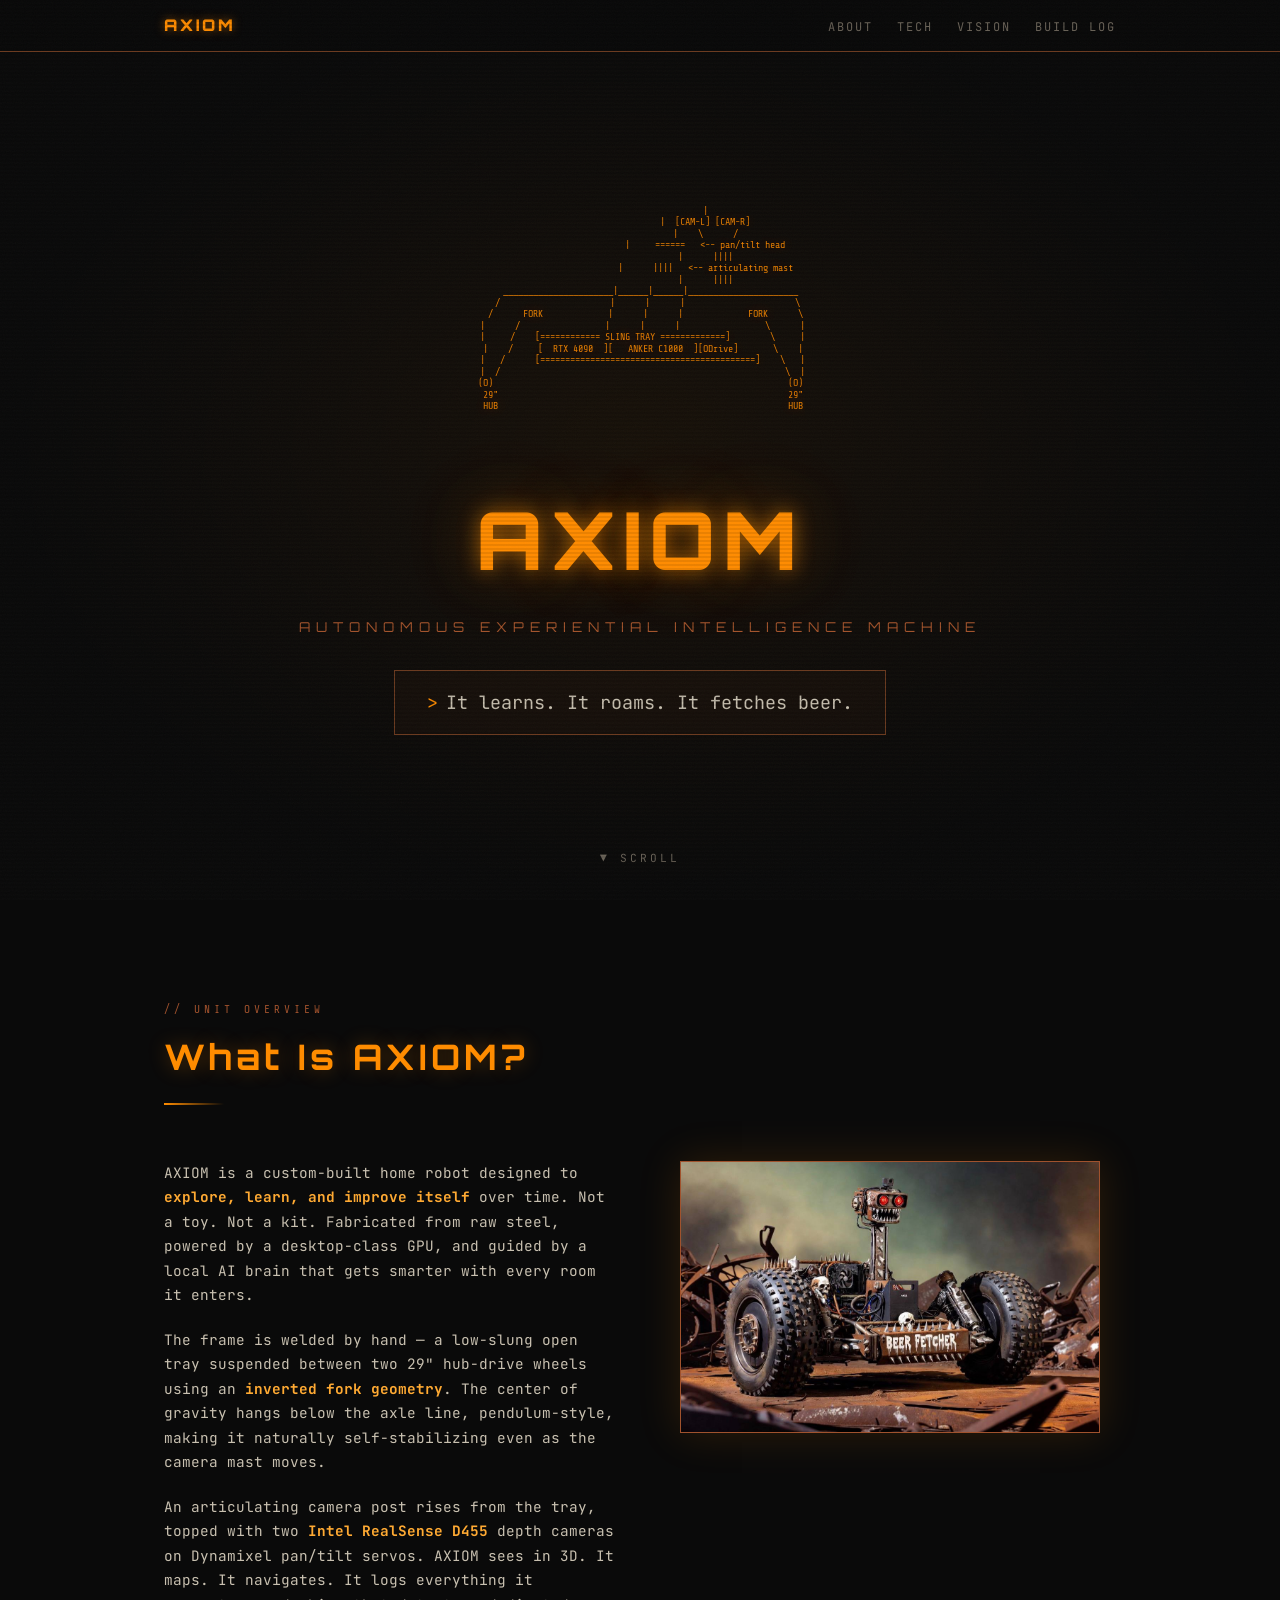
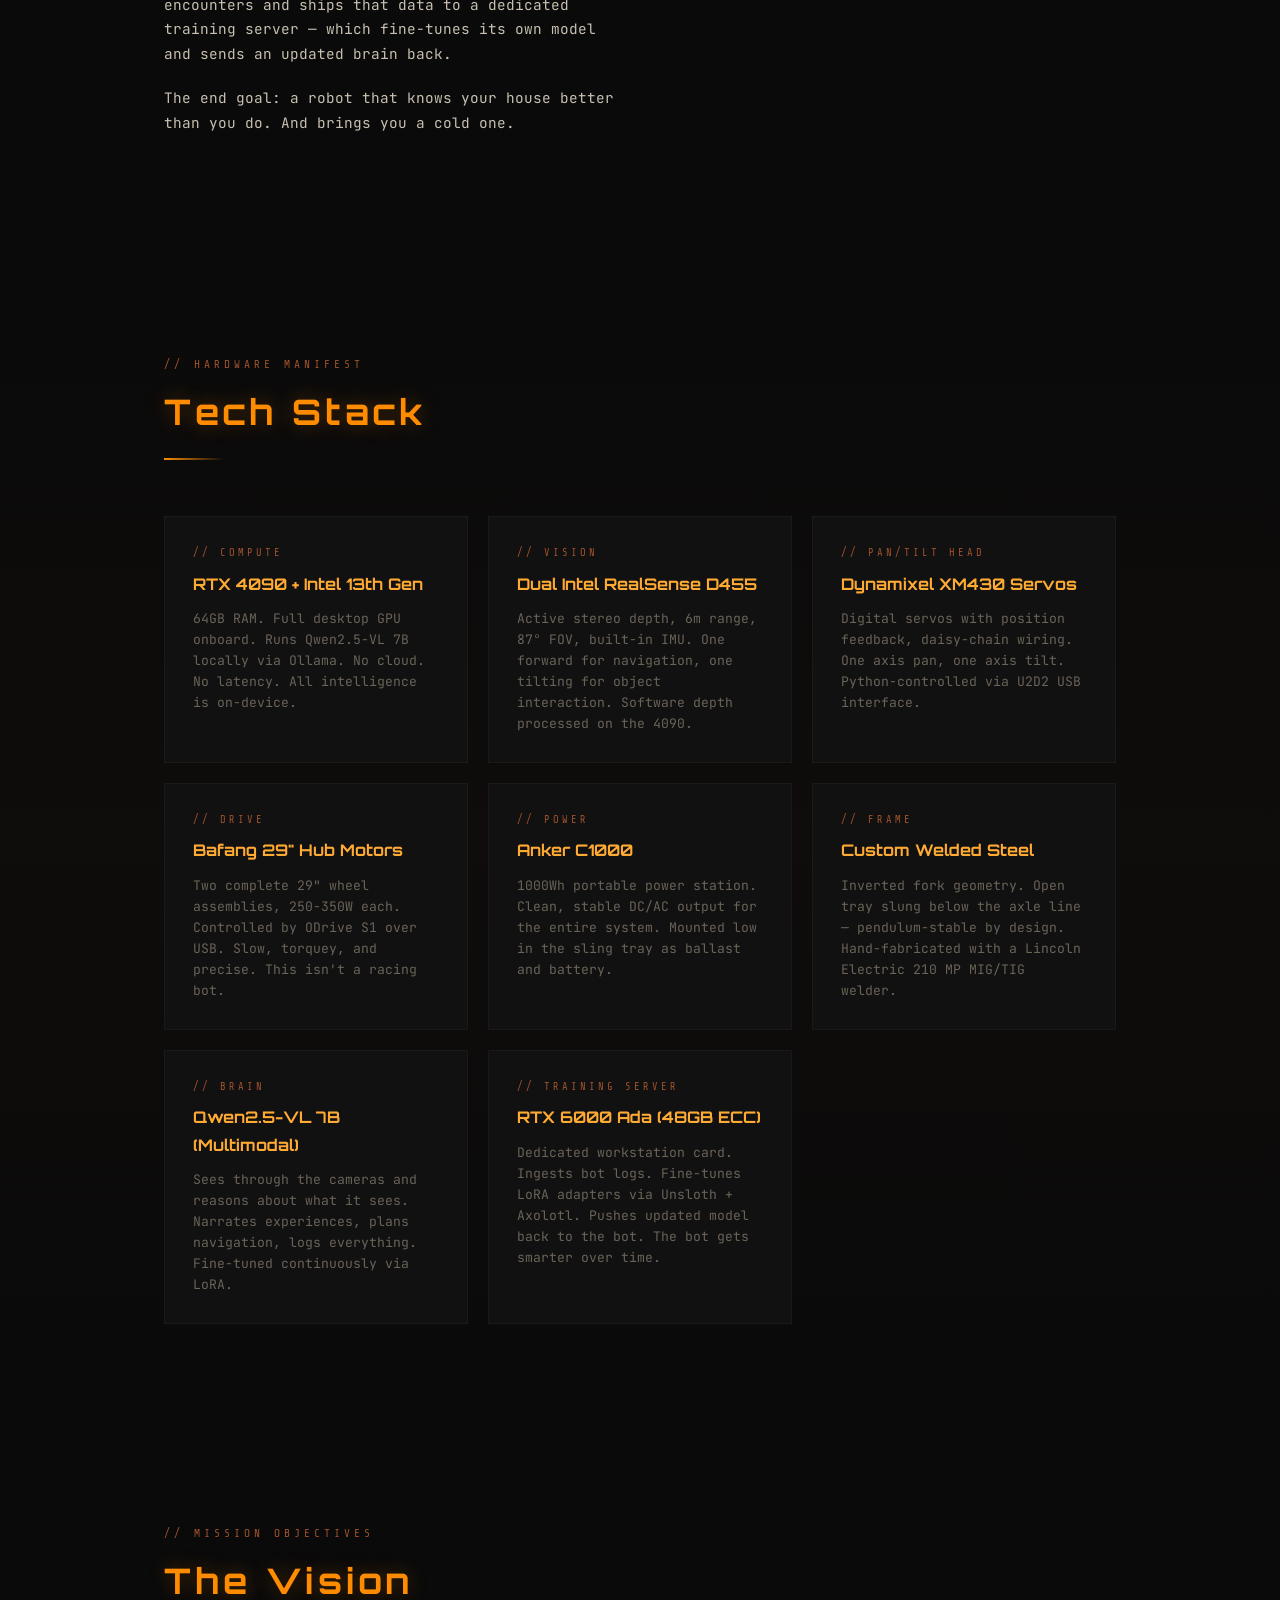
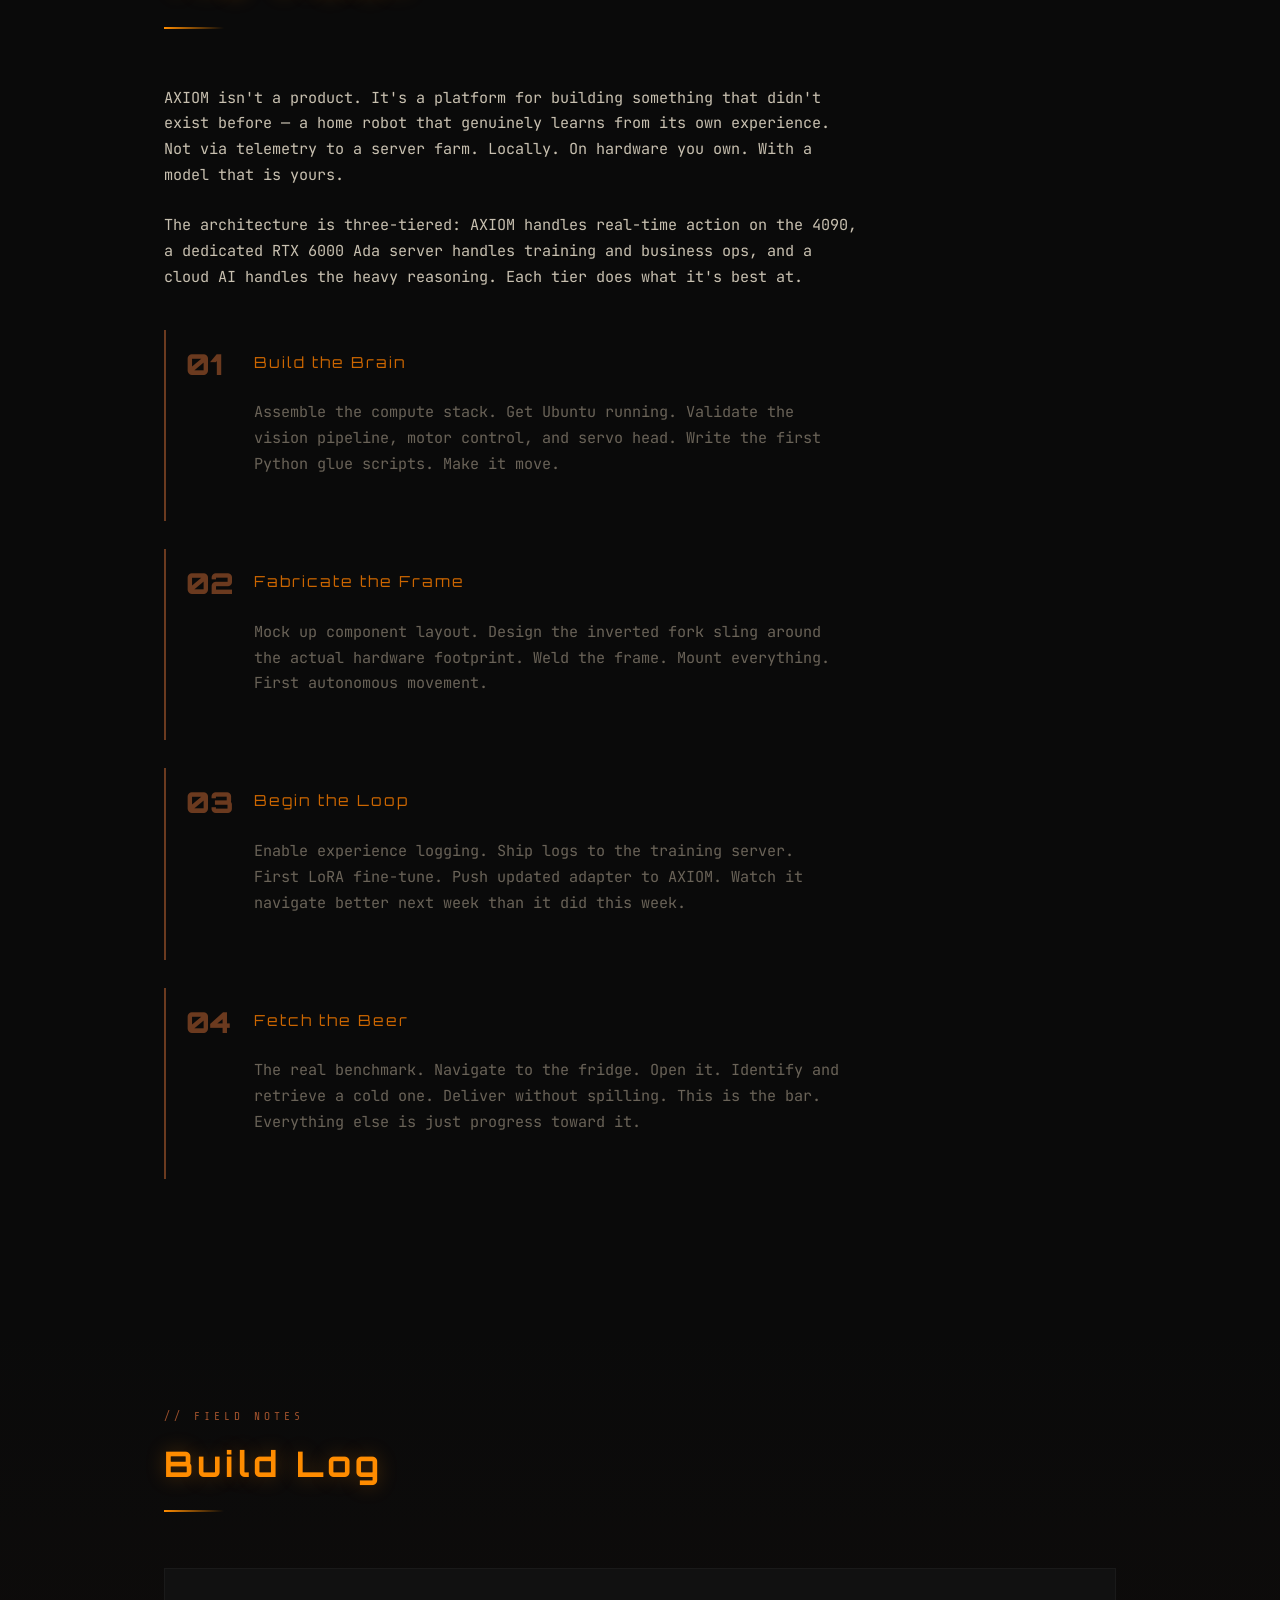
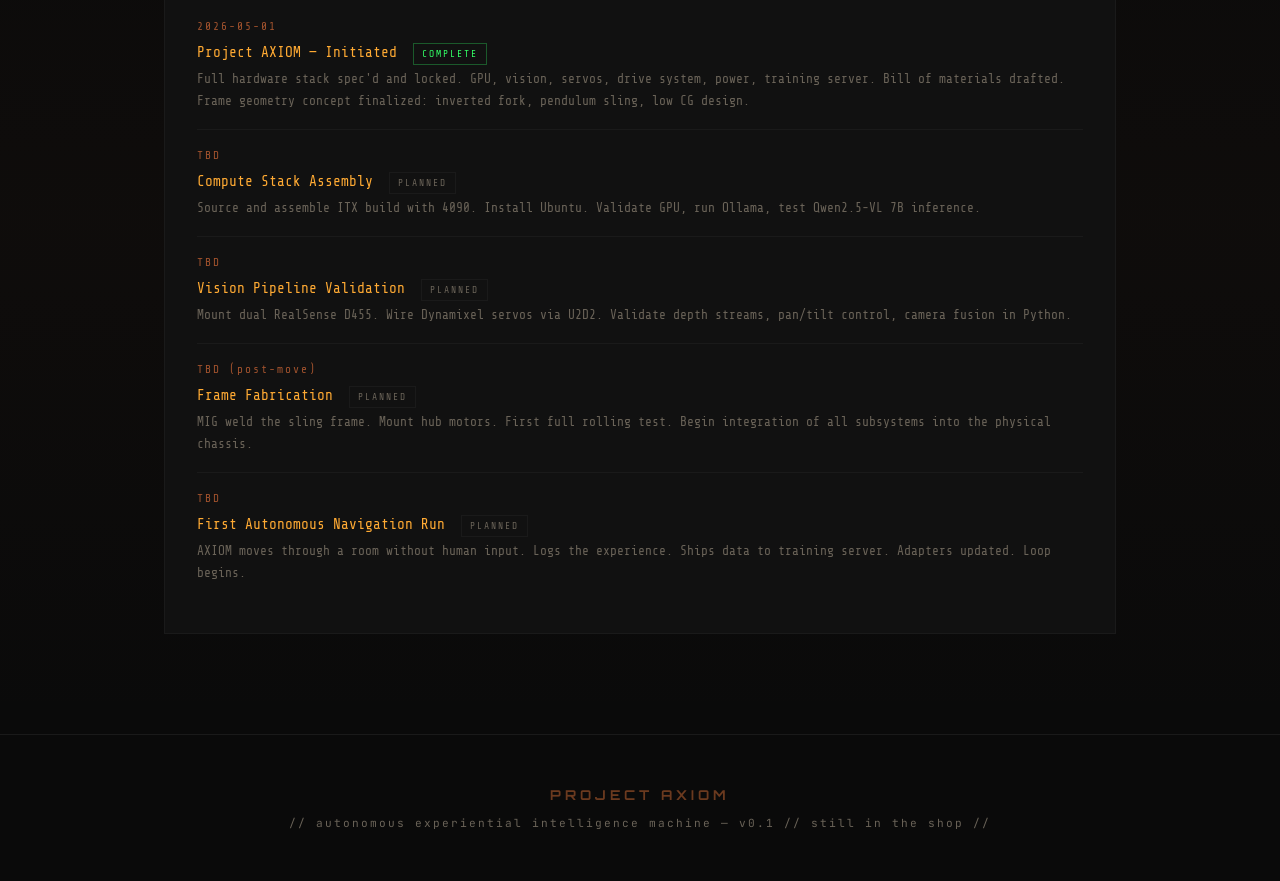
<file: index.html>
<!DOCTYPE html>
<html lang="en">
<head>
  <meta charset="UTF-8" />
  <meta name="viewport" content="width=device-width, initial-scale=1.0" />
  <title>PROJECT AXIOM — It Learns. It Roams. It Fetches Beer.</title>
  <link rel="stylesheet" href="style.css" />
</head>
<body>

  <!-- Navigation -->
  <nav>
    <div class="container">
      <a class="logo" href="#">AXIOM</a>
      <button class="nav-toggle" onclick="document.querySelector('.nav-links').classList.toggle('active')">MENU</button>
      <ul class="nav-links">
        <li><a href="#about">About</a></li>
        <li><a href="#tech">Tech</a></li>
        <li><a href="#vision">Vision</a></li>
        <li><a href="#log">Build Log</a></li>
      </ul>
    </div>
  </nav>

  <!-- Hero -->
  <section class="hero">
    <pre class="hero-ascii">
                          |
                          |  [CAM-L] [CAM-R]
                          |    \      /
                          |     ======   &lt;-- pan/tilt head
                          |      ||||
                          |      ||||   &lt;-- articulating mast
                          |      ||||
    ______________________|______|______|______________________
   /                      |      |      |                      \
  /      FORK             |      |      |             FORK      \
 |      /                 |      |      |                 \      |
 |     /    [============ SLING TRAY =============]        \     |
 |    /     [  RTX 4090  ][   ANKER C1000  ][ODrive]       \    |
 |   /      [===========================================]    \   |
 |  /                                                         \  |
(O)                                                           (O)
 29"                                                          29"
 HUB                                                          HUB
    </pre>
    <h1 class="hero-title">AXIOM</h1>
    <p class="hero-subtitle">Autonomous Experiential Intelligence Machine</p>
    <p class="hero-tagline">It learns. It roams. It fetches beer.</p>
    <p class="hero-scroll">▼ scroll</p>
  </section>

  <!-- About -->
  <section id="about">
    <div class="container">
      <div class="section-header">
        <p class="section-tag">// unit overview</p>
        <h2 class="section-title">What Is AXIOM?</h2>
        <div class="section-line"></div>
      </div>
      <div class="about-content">
        <div class="about-text">
          <p>AXIOM is a custom-built home robot designed to <span class="highlight">explore, learn, and improve itself</span> over time. Not a toy. Not a kit. Fabricated from raw steel, powered by a desktop-class GPU, and guided by a local AI brain that gets smarter with every room it enters.</p>
          <p>The frame is welded by hand — a low-slung open tray suspended between two 29" hub-drive wheels using an <span class="highlight">inverted fork geometry</span>. The center of gravity hangs below the axle line, pendulum-style, making it naturally self-stabilizing even as the camera mast moves.</p>
          <p>An articulating camera post rises from the tray, topped with two <span class="highlight">Intel RealSense D455</span> depth cameras on Dynamixel pan/tilt servos. AXIOM sees in 3D. It maps. It navigates. It logs everything it encounters and ships that data to a dedicated training server — which fine-tunes its own model and sends an updated brain back.</p>
          <p>The end goal: a robot that knows your house better than you do. And brings you a cold one.</p>
        </div>
        <div class="about-svg">
          <img src="axiom.jpg" alt="AXIOM — Beer Fetcher" style="width:100%;max-width:420px;border:1px solid #a0522d;box-shadow:0 0 40px rgba(255,140,0,0.15);display:block;margin:0 auto;"/>
          <svg viewBox="0 0 380 460" xmlns="http://www.w3.org/2000/svg" aria-label="AXIOM robot - 3/4 front view" style="display:none">
            <defs>
              <filter id="glow">
                <feGaussianBlur stdDeviation="3" result="blur"/>
                <feMerge><feMergeNode in="blur"/><feMergeNode in="SourceGraphic"/></feMerge>
              </filter>
              <filter id="glow-strong">
                <feGaussianBlur stdDeviation="6" result="blur"/>
                <feMerge><feMergeNode in="blur"/><feMergeNode in="SourceGraphic"/></feMerge>
              </filter>
              <radialGradient id="wheel-face-l" cx="38%" cy="38%">
                <stop offset="0%" stop-color="#1a0e00"/>
                <stop offset="100%" stop-color="#050505"/>
              </radialGradient>
              <radialGradient id="wheel-face-r" cx="58%" cy="38%">
                <stop offset="0%" stop-color="#120a00"/>
                <stop offset="100%" stop-color="#050505"/>
              </radialGradient>
            </defs>

            <!-- ============ LEFT WHEEL (facing viewer, front-left) ============ -->
            <!-- Outer tire -->
            <ellipse cx="93" cy="288" rx="66" ry="62" fill="none" stroke="#a0522d" stroke-width="9" opacity="0.85"/>
            <!-- Rim inner edge -->
            <ellipse cx="93" cy="288" rx="55" ry="52" fill="url(#wheel-face-l)" stroke="#cc6600" stroke-width="2"/>
            <!-- Brake rotor ring -->
            <ellipse cx="93" cy="288" rx="41" ry="38" fill="none" stroke="#3a2010" stroke-width="1.5" stroke-dasharray="9,5"/>
            <!-- Hub motor body -->
            <ellipse cx="93" cy="288" rx="13" ry="12" fill="#1a0e00" stroke="#ff8c00" stroke-width="1.5" opacity="0.9"/>
            <ellipse cx="93" cy="288" rx="6" ry="6" fill="#ff8c00" opacity="0.7" filter="url(#glow)"/>
            <ellipse cx="93" cy="288" rx="2.5" ry="2.5" fill="#ffcc44" opacity="1"/>
            <!-- 8 spokes -->
            <line x1="93" y1="226" x2="93" y2="350" stroke="#5a3010" stroke-width="2.5"/>
            <line x1="27" y1="288" x2="159" y2="288" stroke="#5a3010" stroke-width="2.5"/>
            <line x1="46" y1="241" x2="140" y2="335" stroke="#5a3010" stroke-width="2"/>
            <line x1="140" y1="241" x2="46" y2="335" stroke="#5a3010" stroke-width="2"/>
            <!-- Hub bolt ring -->
            <ellipse cx="93" cy="288" rx="20" ry="19" fill="none" stroke="#4a2a0a" stroke-width="1" stroke-dasharray="3,5"/>

            <!-- ============ RIGHT WHEEL (facing viewer, slightly recessed) ============ -->
            <!-- Outer tire -->
            <ellipse cx="287" cy="274" rx="58" ry="55" fill="none" stroke="#8a4020" stroke-width="8" opacity="0.75"/>
            <!-- Rim -->
            <ellipse cx="287" cy="274" rx="48" ry="46" fill="url(#wheel-face-r)" stroke="#bb5500" stroke-width="1.5"/>
            <!-- Brake rotor ring -->
            <ellipse cx="287" cy="274" rx="36" ry="34" fill="none" stroke="#301808" stroke-width="1.5" stroke-dasharray="8,5"/>
            <!-- Hub -->
            <ellipse cx="287" cy="274" rx="11" ry="11" fill="#120800" stroke="#dd7700" stroke-width="1.5" opacity="0.85"/>
            <ellipse cx="287" cy="274" rx="5" ry="5" fill="#ff8c00" opacity="0.6" filter="url(#glow)"/>
            <ellipse cx="287" cy="274" rx="2" ry="2" fill="#ffcc44" opacity="0.9"/>
            <!-- Spokes -->
            <line x1="287" y1="219" x2="287" y2="329" stroke="#4a2808" stroke-width="2"/>
            <line x1="229" y1="274" x2="345" y2="274" stroke="#4a2808" stroke-width="2"/>
            <line x1="246" y1="233" x2="328" y2="315" stroke="#4a2808" stroke-width="1.5"/>
            <line x1="328" y1="233" x2="246" y2="315" stroke="#4a2808" stroke-width="1.5"/>

            <!-- ============ AXLE TUBE ============ -->
            <line x1="159" y1="288" x2="229" y2="274" stroke="#cc6600" stroke-width="5" opacity="0.65"/>
            <!-- Axle end caps -->
            <ellipse cx="159" cy="288" rx="5" ry="4" fill="#ff8c00" opacity="0.5"/>
            <ellipse cx="229" cy="274" rx="4" ry="4" fill="#ff8c00" opacity="0.4"/>

            <!-- ============ FORK STRUCTURE ============ -->
            <!-- Left fork blades (over wheel, coming from crown) -->
            <line x1="93" y1="288" x2="138" y2="188" stroke="#ff8c00" stroke-width="4" opacity="0.9"/>
            <line x1="93" y1="288" x2="78" y2="184" stroke="#dd6600" stroke-width="3" opacity="0.75"/>
            <!-- Left fork crown -->
            <rect x="74" y="180" width="68" height="11" rx="3" fill="#1a0e00" stroke="#ff8c00" stroke-width="2"/>

            <!-- Right fork blades -->
            <line x1="287" y1="274" x2="258" y2="182" stroke="#ff8c00" stroke-width="3.5" opacity="0.8"/>
            <line x1="287" y1="274" x2="296" y2="178" stroke="#dd6600" stroke-width="2.5" opacity="0.65"/>
            <!-- Right fork crown -->
            <rect x="253" y="174" width="48" height="10" rx="3" fill="#1a0e00" stroke="#ff8c00" stroke-width="1.5"/>

            <!-- Top crossbar connecting fork crowns -->
            <line x1="142" y1="185" x2="253" y2="179" stroke="#cc6600" stroke-width="3" opacity="0.55"/>

            <!-- ============ INVERTED LEGS TO SLING TRAY ============ -->
            <!-- Left leg: from axle area down to tray -->
            <line x1="138" y1="288" x2="134" y2="355" stroke="#cc6600" stroke-width="3.5" opacity="0.85"/>
            <!-- Right leg -->
            <line x1="244" y1="278" x2="242" y2="348" stroke="#cc6600" stroke-width="3" opacity="0.75"/>
            <!-- Cross brace -->
            <line x1="138" y1="322" x2="242" y2="315" stroke="#6b3a1f" stroke-width="1.5" opacity="0.5"/>

            <!-- ============ SLING TRAY (perspective 3D box) ============ -->
            <!-- Top face -->
            <polygon points="126,342 255,335 262,352 133,360" fill="#0e0e0e" stroke="#ff8c00" stroke-width="1.8"/>
            <!-- Front face -->
            <polygon points="133,360 262,352 264,368 135,376" fill="#0a0a0a" stroke="#6b3a1f" stroke-width="1"/>
            <!-- Left face -->
            <polygon points="126,342 133,360 135,376 128,358" fill="#0c0c0c" stroke="#4a2810" stroke-width="1"/>
            <!-- Internal dividers -->
            <line x1="175" y1="338" x2="177" y2="374" stroke="#3a2010" stroke-width="1"/>
            <line x1="215" y1="336" x2="217" y2="371" stroke="#3a2010" stroke-width="1"/>
            <!-- Component labels -->
            <text x="153" y="355" fill="#ff8c00" font-family="monospace" font-size="6.5" opacity="0.75">4090</text>
            <text x="186" y="354" fill="#a0522d" font-family="monospace" font-size="5.5" opacity="0.6">C1000</text>
            <text x="233" y="353" fill="#5a3010" font-family="monospace" font-size="5" opacity="0.5">ODrv</text>

            <!-- Rear caster -->
            <ellipse cx="192" cy="385" rx="13" ry="9" fill="none" stroke="#4a2810" stroke-width="2"/>
            <line x1="192" y1="376" x2="192" y2="376" stroke="#4a2810" stroke-width="2"/>

            <!-- ============ CAMERA MAST ============ -->
            <!-- Mast -->
            <rect x="188" y="96" width="7" height="246" fill="#cc6600" opacity="0.95" filter="url(#glow)"/>
            <!-- Mast-to-tray braces -->
            <line x1="177" y1="338" x2="191" y2="342" stroke="#cc6600" stroke-width="2" opacity="0.5"/>
            <line x1="207" y1="336" x2="195" y2="342" stroke="#cc6600" stroke-width="2" opacity="0.5"/>
            <!-- Mid-mast cross brace -->
            <line x1="178" y1="220" x2="213" y2="218" stroke="#6b3a1f" stroke-width="1.5" opacity="0.4"/>

            <!-- Pan/tilt bracket -->
            <rect x="176" y="85" width="33" height="13" rx="2" fill="#141414" stroke="#ff8c00" stroke-width="1.8"/>
            <!-- Tilt arm detail -->
            <line x1="176" y1="91" x2="155" y2="95" stroke="#cc6600" stroke-width="1.5" opacity="0.6"/>
            <line x1="209" y1="91" x2="228" y2="94" stroke="#cc6600" stroke-width="1.5" opacity="0.5"/>

            <!-- ============ CAMERA HEAD ============ -->
            <rect x="150" y="55" width="82" height="34" rx="3" fill="#0a0a0a" stroke="#ff8c00" stroke-width="2.2" filter="url(#glow)"/>
            <!-- Top vents -->
            <line x1="155" y1="60" x2="228" y2="60" stroke="#cc6600" stroke-width="0.6" opacity="0.35"/>
            <line x1="155" y1="64" x2="228" y2="64" stroke="#cc6600" stroke-width="0.6" opacity="0.35"/>
            <!-- LEFT lens -->
            <circle cx="171" cy="72" r="12" fill="#050505" stroke="#ff8c00" stroke-width="2.2"/>
            <circle cx="171" cy="72" r="8" fill="#080808" stroke="#cc5500" stroke-width="1.2"/>
            <circle cx="171" cy="72" r="4" fill="#ff8c00" opacity="0.85" filter="url(#glow-strong)"/>
            <circle cx="171" cy="72" r="1.8" fill="#ffdd88" opacity="1"/>
            <circle cx="168" cy="69" r="1.2" fill="white" opacity="0.25"/>
            <!-- RIGHT lens -->
            <circle cx="211" cy="72" r="12" fill="#050505" stroke="#ff8c00" stroke-width="2.2"/>
            <circle cx="211" cy="72" r="8" fill="#080808" stroke="#cc5500" stroke-width="1.2"/>
            <circle cx="211" cy="72" r="4" fill="#ff8c00" opacity="0.85" filter="url(#glow-strong)"/>
            <circle cx="211" cy="72" r="1.8" fill="#ffdd88" opacity="1"/>
            <circle cx="208" cy="69" r="1.2" fill="white" opacity="0.25"/>
            <!-- Head corner bolts -->
            <circle cx="156" cy="61" r="2" fill="#3a2010"/>
            <circle cx="226" cy="61" r="2" fill="#3a2010"/>
            <circle cx="156" cy="83" r="2" fill="#3a2010"/>
            <circle cx="226" cy="83" r="2" fill="#3a2010"/>

            <!-- Vision cones (subtle) -->
            <line x1="161" y1="55" x2="118" y2="18" stroke="#ff8c00" stroke-width="0.5" opacity="0.1"/>
            <line x1="221" y1="55" x2="264" y2="18" stroke="#ff8c00" stroke-width="0.5" opacity="0.1"/>

            <!-- Ground glow -->
            <ellipse cx="192" cy="430" rx="110" ry="10" fill="#ff8c00" opacity="0.035"/>

            <!-- Label -->
            <text x="192" y="450" fill="#6b3a1f" font-family="monospace" font-size="9" text-anchor="middle" letter-spacing="5" opacity="0.35">A X I O M</text>
          </svg>
        </div>
      </div>
    </div>
  </section>

  <!-- Tech Stack -->
  <section id="tech" class="tech-section">
    <div class="container">
      <div class="section-header">
        <p class="section-tag">// hardware manifest</p>
        <h2 class="section-title">Tech Stack</h2>
        <div class="section-line"></div>
      </div>
      <div class="tech-grid">
        <div class="tech-card">
          <p class="tech-card-label">// compute</p>
          <p class="tech-card-title">RTX 4090 + Intel 13th Gen</p>
          <p class="tech-card-desc">64GB RAM. Full desktop GPU onboard. Runs Qwen2.5-VL 7B locally via Ollama. No cloud. No latency. All intelligence is on-device.</p>
        </div>
        <div class="tech-card">
          <p class="tech-card-label">// vision</p>
          <p class="tech-card-title">Dual Intel RealSense D455</p>
          <p class="tech-card-desc">Active stereo depth, 6m range, 87° FOV, built-in IMU. One forward for navigation, one tilting for object interaction. Software depth processed on the 4090.</p>
        </div>
        <div class="tech-card">
          <p class="tech-card-label">// pan/tilt head</p>
          <p class="tech-card-title">Dynamixel XM430 Servos</p>
          <p class="tech-card-desc">Digital servos with position feedback, daisy-chain wiring. One axis pan, one axis tilt. Python-controlled via U2D2 USB interface.</p>
        </div>
        <div class="tech-card">
          <p class="tech-card-label">// drive</p>
          <p class="tech-card-title">Bafang 29" Hub Motors</p>
          <p class="tech-card-desc">Two complete 29" wheel assemblies, 250-350W each. Controlled by ODrive S1 over USB. Slow, torquey, and precise. This isn't a racing bot.</p>
        </div>
        <div class="tech-card">
          <p class="tech-card-label">// power</p>
          <p class="tech-card-title">Anker C1000</p>
          <p class="tech-card-desc">1000Wh portable power station. Clean, stable DC/AC output for the entire system. Mounted low in the sling tray as ballast and battery.</p>
        </div>
        <div class="tech-card">
          <p class="tech-card-label">// frame</p>
          <p class="tech-card-title">Custom Welded Steel</p>
          <p class="tech-card-desc">Inverted fork geometry. Open tray slung below the axle line — pendulum-stable by design. Hand-fabricated with a Lincoln Electric 210 MP MIG/TIG welder.</p>
        </div>
        <div class="tech-card">
          <p class="tech-card-label">// brain</p>
          <p class="tech-card-title">Qwen2.5-VL 7B (Multimodal)</p>
          <p class="tech-card-desc">Sees through the cameras and reasons about what it sees. Narrates experiences, plans navigation, logs everything. Fine-tuned continuously via LoRA.</p>
        </div>
        <div class="tech-card">
          <p class="tech-card-label">// training server</p>
          <p class="tech-card-title">RTX 6000 Ada (48GB ECC)</p>
          <p class="tech-card-desc">Dedicated workstation card. Ingests bot logs. Fine-tunes LoRA adapters via Unsloth + Axolotl. Pushes updated model back to the bot. The bot gets smarter over time.</p>
        </div>
      </div>
    </div>
  </section>

  <!-- Vision -->
  <section id="vision">
    <div class="container">
      <div class="section-header">
        <p class="section-tag">// mission objectives</p>
        <h2 class="section-title">The Vision</h2>
        <div class="section-line"></div>
      </div>
      <div class="vision-content">
        <p>AXIOM isn't a product. It's a platform for building something that didn't exist before — a home robot that genuinely learns from its own experience. Not via telemetry to a server farm. Locally. On hardware you own. With a model that is yours.</p>
        <p>The architecture is three-tiered: AXIOM handles real-time action on the 4090, a dedicated RTX 6000 Ada server handles training and business ops, and a cloud AI handles the heavy reasoning. Each tier does what it's best at.</p>
        <div class="vision-stages">
          <div class="vision-stage">
            <div class="stage-num">01</div>
            <div>
              <p class="stage-title">Build the Brain</p>
              <p class="stage-desc">Assemble the compute stack. Get Ubuntu running. Validate the vision pipeline, motor control, and servo head. Write the first Python glue scripts. Make it move.</p>
            </div>
          </div>
          <div class="vision-stage">
            <div class="stage-num">02</div>
            <div>
              <p class="stage-title">Fabricate the Frame</p>
              <p class="stage-desc">Mock up component layout. Design the inverted fork sling around the actual hardware footprint. Weld the frame. Mount everything. First autonomous movement.</p>
            </div>
          </div>
          <div class="vision-stage">
            <div class="stage-num">03</div>
            <div>
              <p class="stage-title">Begin the Loop</p>
              <p class="stage-desc">Enable experience logging. Ship logs to the training server. First LoRA fine-tune. Push updated adapter to AXIOM. Watch it navigate better next week than it did this week.</p>
            </div>
          </div>
          <div class="vision-stage">
            <div class="stage-num">04</div>
            <div>
              <p class="stage-title">Fetch the Beer</p>
              <p class="stage-desc">The real benchmark. Navigate to the fridge. Open it. Identify and retrieve a cold one. Deliver without spilling. This is the bar. Everything else is just progress toward it.</p>
            </div>
          </div>
        </div>
      </div>
    </div>
  </section>

  <!-- Build Log -->
  <section id="log" class="build-log-section">
    <div class="container">
      <div class="section-header">
        <p class="section-tag">// field notes</p>
        <h2 class="section-title">Build Log</h2>
        <div class="section-line"></div>
      </div>
      <div class="build-log">
        <div class="log-entry">
          <p class="log-date">2026-05-01</p>
          <p class="log-title">Project AXIOM — Initiated <span class="log-status complete">COMPLETE</span></p>
          <p class="log-body">Full hardware stack spec'd and locked. GPU, vision, servos, drive system, power, training server. Bill of materials drafted. Frame geometry concept finalized: inverted fork, pendulum sling, low CG design.</p>
        </div>
        <div class="log-entry">
          <p class="log-date">TBD</p>
          <p class="log-title">Compute Stack Assembly <span class="log-status planned">PLANNED</span></p>
          <p class="log-body">Source and assemble ITX build with 4090. Install Ubuntu. Validate GPU, run Ollama, test Qwen2.5-VL 7B inference.</p>
        </div>
        <div class="log-entry">
          <p class="log-date">TBD</p>
          <p class="log-title">Vision Pipeline Validation <span class="log-status planned">PLANNED</span></p>
          <p class="log-body">Mount dual RealSense D455. Wire Dynamixel servos via U2D2. Validate depth streams, pan/tilt control, camera fusion in Python.</p>
        </div>
        <div class="log-entry">
          <p class="log-date">TBD (post-move)</p>
          <p class="log-title">Frame Fabrication <span class="log-status planned">PLANNED</span></p>
          <p class="log-body">MIG weld the sling frame. Mount hub motors. First full rolling test. Begin integration of all subsystems into the physical chassis.</p>
        </div>
        <div class="log-entry">
          <p class="log-date">TBD</p>
          <p class="log-title">First Autonomous Navigation Run <span class="log-status planned">PLANNED</span></p>
          <p class="log-body">AXIOM moves through a room without human input. Logs the experience. Ships data to training server. Adapters updated. Loop begins.</p>
        </div>
      </div>
    </div>
  </section>

  <!-- Footer -->
  <footer>
    <div class="container">
      <p class="footer-logo">PROJECT AXIOM</p>
      <p>// autonomous experiential intelligence machine — v0.1 // still in the shop //</p>
    </div>
  </footer>

</body>
</html>
</file>
<file: style.css>
/* ============================================
   PROJECT AXIOM — Post-Apocalyptic Style
   ============================================ */

@import url('https://fonts.googleapis.com/css2?family=Share+Tech+Mono&family=Orbitron:wght@400;700;900&family=JetBrains+Mono:wght@400;700&display=swap');

/* --- Reset & Base --- */
*, *::before, *::after {
  margin: 0;
  padding: 0;
  box-sizing: border-box;
}

:root {
  --amber: #ff8c00;
  --amber-bright: #ffaa33;
  --amber-dim: #cc6600;
  --rust: #a0522d;
  --rust-dark: #6b3a1f;
  --bg-dark: #0a0a0a;
  --bg-panel: #111111;
  --bg-panel-border: #1a1a1a;
  --text: #c8c0b0;
  --text-dim: #6a6358;
  --danger: #ff3333;
  --green: #33ff66;
}

html {
  scroll-behavior: smooth;
}

body {
  background: var(--bg-dark);
  color: var(--text);
  font-family: 'JetBrains Mono', 'Courier New', monospace;
  line-height: 1.7;
  overflow-x: hidden;
  position: relative;
}

/* --- Scanline Overlay --- */
body::after {
  content: '';
  position: fixed;
  top: 0;
  left: 0;
  width: 100%;
  height: 100%;
  pointer-events: none;
  z-index: 9999;
  background: repeating-linear-gradient(
    0deg,
    transparent,
    transparent 2px,
    rgba(0, 0, 0, 0.08) 2px,
    rgba(0, 0, 0, 0.08) 4px
  );
}

/* --- Noise Texture Overlay --- */
body::before {
  content: '';
  position: fixed;
  top: 0;
  left: 0;
  width: 100%;
  height: 100%;
  pointer-events: none;
  z-index: 9998;
  opacity: 0.03;
  background-image: url("data:image/svg+xml,%3Csvg viewBox='0 0 256 256' xmlns='http://www.w3.org/2000/svg'%3E%3Cfilter id='noise'%3E%3CfeTurbulence type='fractalNoise' baseFrequency='0.9' numOctaves='4' stitchTiles='stitch'/%3E%3C/filter%3E%3Crect width='100%25' height='100%25' filter='url(%23noise)'/%3E%3C/svg%3E");
  background-size: 256px 256px;
}

/* --- Utility --- */
.container {
  max-width: 1000px;
  margin: 0 auto;
  padding: 0 24px;
}

/* --- Navigation --- */
nav {
  position: fixed;
  top: 0;
  left: 0;
  width: 100%;
  z-index: 1000;
  background: rgba(10, 10, 10, 0.92);
  border-bottom: 1px solid var(--rust-dark);
  backdrop-filter: blur(8px);
}

nav .container {
  display: flex;
  justify-content: space-between;
  align-items: center;
  padding-top: 12px;
  padding-bottom: 12px;
}

nav .logo {
  font-family: 'Orbitron', monospace;
  font-weight: 900;
  font-size: 1rem;
  color: var(--amber);
  text-decoration: none;
  letter-spacing: 3px;
  text-shadow: 0 0 10px rgba(255, 140, 0, 0.5);
}

nav .nav-links {
  display: flex;
  gap: 24px;
  list-style: none;
}

nav .nav-links a {
  color: var(--text-dim);
  text-decoration: none;
  font-size: 0.75rem;
  letter-spacing: 2px;
  text-transform: uppercase;
  transition: color 0.3s, text-shadow 0.3s;
}

nav .nav-links a:hover {
  color: var(--amber);
  text-shadow: 0 0 8px rgba(255, 140, 0, 0.4);
}

/* --- Hero Section --- */
.hero {
  min-height: 100vh;
  display: flex;
  flex-direction: column;
  align-items: center;
  justify-content: center;
  text-align: center;
  padding: 120px 24px 80px;
  position: relative;
}

.hero::before {
  content: '';
  position: absolute;
  top: 0;
  left: 0;
  right: 0;
  bottom: 0;
  background: radial-gradient(ellipse at center, rgba(255, 140, 0, 0.06) 0%, transparent 70%);
  pointer-events: none;
}

.hero-ascii {
  font-family: 'Share Tech Mono', 'Courier New', monospace;
  font-size: 10px;
  line-height: 1.15;
  color: var(--amber);
  white-space: pre;
  margin-bottom: 48px;
  text-shadow: 0 0 15px rgba(255, 140, 0, 0.4), 0 0 30px rgba(255, 140, 0, 0.15);
  opacity: 0.9;
  overflow-x: auto;
  max-width: 100%;
}

.hero-title {
  font-family: 'Orbitron', monospace;
  font-size: clamp(2.5rem, 8vw, 5rem);
  font-weight: 900;
  color: var(--amber);
  letter-spacing: 8px;
  text-transform: uppercase;
  text-shadow:
    0 0 20px rgba(255, 140, 0, 0.6),
    0 0 60px rgba(255, 140, 0, 0.3),
    0 0 100px rgba(255, 140, 0, 0.15);
  margin-bottom: 8px;
}

.hero-subtitle {
  font-family: 'Orbitron', monospace;
  font-size: clamp(0.6rem, 2vw, 0.85rem);
  font-weight: 400;
  color: var(--rust);
  letter-spacing: 6px;
  text-transform: uppercase;
  margin-bottom: 32px;
}

.hero-tagline {
  font-size: 1.15rem;
  color: var(--text);
  max-width: 600px;
  border: 1px solid var(--rust-dark);
  padding: 16px 32px;
  position: relative;
  background: rgba(160, 82, 45, 0.05);
}

.hero-tagline::before {
  content: '>';
  color: var(--amber);
  margin-right: 8px;
  animation: blink 1.2s step-end infinite;
}

@keyframes blink {
  50% { opacity: 0; }
}

.hero-scroll {
  position: absolute;
  bottom: 32px;
  color: var(--text-dim);
  font-size: 0.7rem;
  letter-spacing: 3px;
  text-transform: uppercase;
  animation: float 2.5s ease-in-out infinite;
}

@keyframes float {
  0%, 100% { transform: translateY(0); }
  50% { transform: translateY(8px); }
}

/* --- Section Styling --- */
section {
  padding: 100px 0;
  position: relative;
}

.section-header {
  margin-bottom: 56px;
}

.section-tag {
  font-family: 'Share Tech Mono', monospace;
  font-size: 0.7rem;
  color: var(--rust);
  letter-spacing: 4px;
  text-transform: uppercase;
  margin-bottom: 8px;
}

.section-title {
  font-family: 'Orbitron', monospace;
  font-size: clamp(1.5rem, 4vw, 2.2rem);
  font-weight: 700;
  color: var(--amber);
  letter-spacing: 4px;
  text-shadow: 0 0 20px rgba(255, 140, 0, 0.3);
}

.section-line {
  width: 60px;
  height: 2px;
  background: linear-gradient(90deg, var(--amber), transparent);
  margin-top: 16px;
}

/* --- About Section --- */
.about-content {
  display: grid;
  grid-template-columns: 1fr 1fr;
  gap: 48px;
  align-items: start;
}

.about-text p {
  margin-bottom: 20px;
  font-size: 0.9rem;
}

.about-text .highlight {
  color: var(--amber-bright);
  font-weight: 700;
}

.about-svg {
  display: flex;
  justify-content: center;
  align-items: center;
}

.about-svg svg {
  width: 100%;
  max-width: 360px;
  height: auto;
  filter: drop-shadow(0 0 20px rgba(255, 140, 0, 0.15));
}

/* --- Tech Stack Section --- */
.tech-section {
  background: linear-gradient(180deg, transparent 0%, rgba(160, 82, 45, 0.03) 50%, transparent 100%);
}

.tech-grid {
  display: grid;
  grid-template-columns: repeat(auto-fit, minmax(280px, 1fr));
  gap: 20px;
}

.tech-card {
  border: 1px solid var(--bg-panel-border);
  background: var(--bg-panel);
  padding: 28px;
  position: relative;
  transition: border-color 0.3s, box-shadow 0.3s;
}

.tech-card:hover {
  border-color: var(--rust-dark);
  box-shadow: 0 0 30px rgba(255, 140, 0, 0.05);
}

.tech-card::before {
  content: '';
  position: absolute;
  top: 0;
  left: 0;
  width: 3px;
  height: 100%;
  background: var(--amber);
  opacity: 0;
  transition: opacity 0.3s;
}

.tech-card:hover::before {
  opacity: 1;
}

.tech-card-label {
  font-family: 'Share Tech Mono', monospace;
  font-size: 0.65rem;
  color: var(--rust);
  letter-spacing: 3px;
  text-transform: uppercase;
  margin-bottom: 8px;
}

.tech-card-title {
  font-family: 'Orbitron', monospace;
  font-size: 1rem;
  color: var(--amber-bright);
  font-weight: 700;
  margin-bottom: 10px;
}

.tech-card-desc {
  font-size: 0.82rem;
  color: var(--text-dim);
  line-height: 1.6;
}

/* --- Vision Section --- */
.vision-content {
  max-width: 700px;
}

.vision-content p {
  font-size: 0.95rem;
  margin-bottom: 24px;
}

.vision-stages {
  margin-top: 40px;
}

.vision-stage {
  display: flex;
  gap: 20px;
  margin-bottom: 28px;
  padding: 20px;
  border-left: 2px solid var(--rust-dark);
  transition: border-color 0.3s;
}

.vision-stage:hover {
  border-left-color: var(--amber);
}

.stage-num {
  font-family: 'Orbitron', monospace;
  font-size: 1.8rem;
  font-weight: 900;
  color: var(--rust-dark);
  line-height: 1;
  min-width: 48px;
}

.vision-stage:hover .stage-num {
  color: var(--amber);
}

.stage-title {
  font-family: 'Orbitron', monospace;
  font-size: 0.85rem;
  color: var(--amber-dim);
  letter-spacing: 2px;
  margin-bottom: 6px;
}

.stage-desc {
  font-size: 0.82rem;
  color: var(--text-dim);
}

/* --- Build Log Section --- */
.build-log-section {
  background: linear-gradient(180deg, transparent 0%, rgba(160, 82, 45, 0.03) 50%, transparent 100%);
}

.build-log {
  border: 1px solid var(--bg-panel-border);
  background: var(--bg-panel);
  padding: 32px;
  font-family: 'Share Tech Mono', monospace;
}

.log-entry {
  padding: 16px 0;
  border-bottom: 1px solid var(--bg-panel-border);
}

.log-entry:last-child {
  border-bottom: none;
}

.log-date {
  font-size: 0.7rem;
  color: var(--rust);
  letter-spacing: 2px;
  margin-bottom: 4px;
}

.log-title {
  font-size: 0.9rem;
  color: var(--amber-bright);
  margin-bottom: 4px;
}

.log-body {
  font-size: 0.8rem;
  color: var(--text-dim);
}

.log-status {
  display: inline-block;
  font-size: 0.6rem;
  letter-spacing: 2px;
  text-transform: uppercase;
  padding: 2px 8px;
  margin-left: 8px;
}

.log-status.complete {
  color: var(--green);
  border: 1px solid rgba(51, 255, 102, 0.3);
}

.log-status.in-progress {
  color: var(--amber);
  border: 1px solid rgba(255, 140, 0, 0.3);
}

.log-status.planned {
  color: var(--text-dim);
  border: 1px solid var(--bg-panel-border);
}

/* --- Footer --- */
footer {
  padding: 48px 0;
  text-align: center;
  border-top: 1px solid var(--bg-panel-border);
}

footer p {
  font-size: 0.7rem;
  color: var(--text-dim);
  letter-spacing: 2px;
}

footer .footer-logo {
  font-family: 'Orbitron', monospace;
  color: var(--rust-dark);
  font-size: 0.85rem;
  font-weight: 700;
  letter-spacing: 4px;
  margin-bottom: 8px;
}

/* --- Mobile Nav Toggle --- */
.nav-toggle {
  display: none;
  background: none;
  border: 1px solid var(--rust-dark);
  color: var(--amber);
  font-family: 'Share Tech Mono', monospace;
  font-size: 0.8rem;
  padding: 6px 12px;
  cursor: pointer;
  letter-spacing: 2px;
}

/* --- Responsive --- */
@media (max-width: 768px) {
  .nav-toggle {
    display: block;
  }

  nav .nav-links {
    display: none;
    position: absolute;
    top: 100%;
    left: 0;
    width: 100%;
    flex-direction: column;
    background: rgba(10, 10, 10, 0.97);
    padding: 16px 24px;
    gap: 16px;
    border-bottom: 1px solid var(--rust-dark);
  }

  nav .nav-links.active {
    display: flex;
  }

  .hero-ascii {
    font-size: 6px;
  }

  .about-content {
    grid-template-columns: 1fr;
  }

  .about-svg {
    order: -1;
  }

  .tech-grid {
    grid-template-columns: 1fr;
  }

  .vision-stage {
    flex-direction: column;
    gap: 8px;
  }
}

@media (max-width: 480px) {
  .hero-ascii {
    font-size: 4.5px;
  }

  .hero-tagline {
    padding: 12px 16px;
    font-size: 0.95rem;
  }

  section {
    padding: 64px 0;
  }
}
</file>
